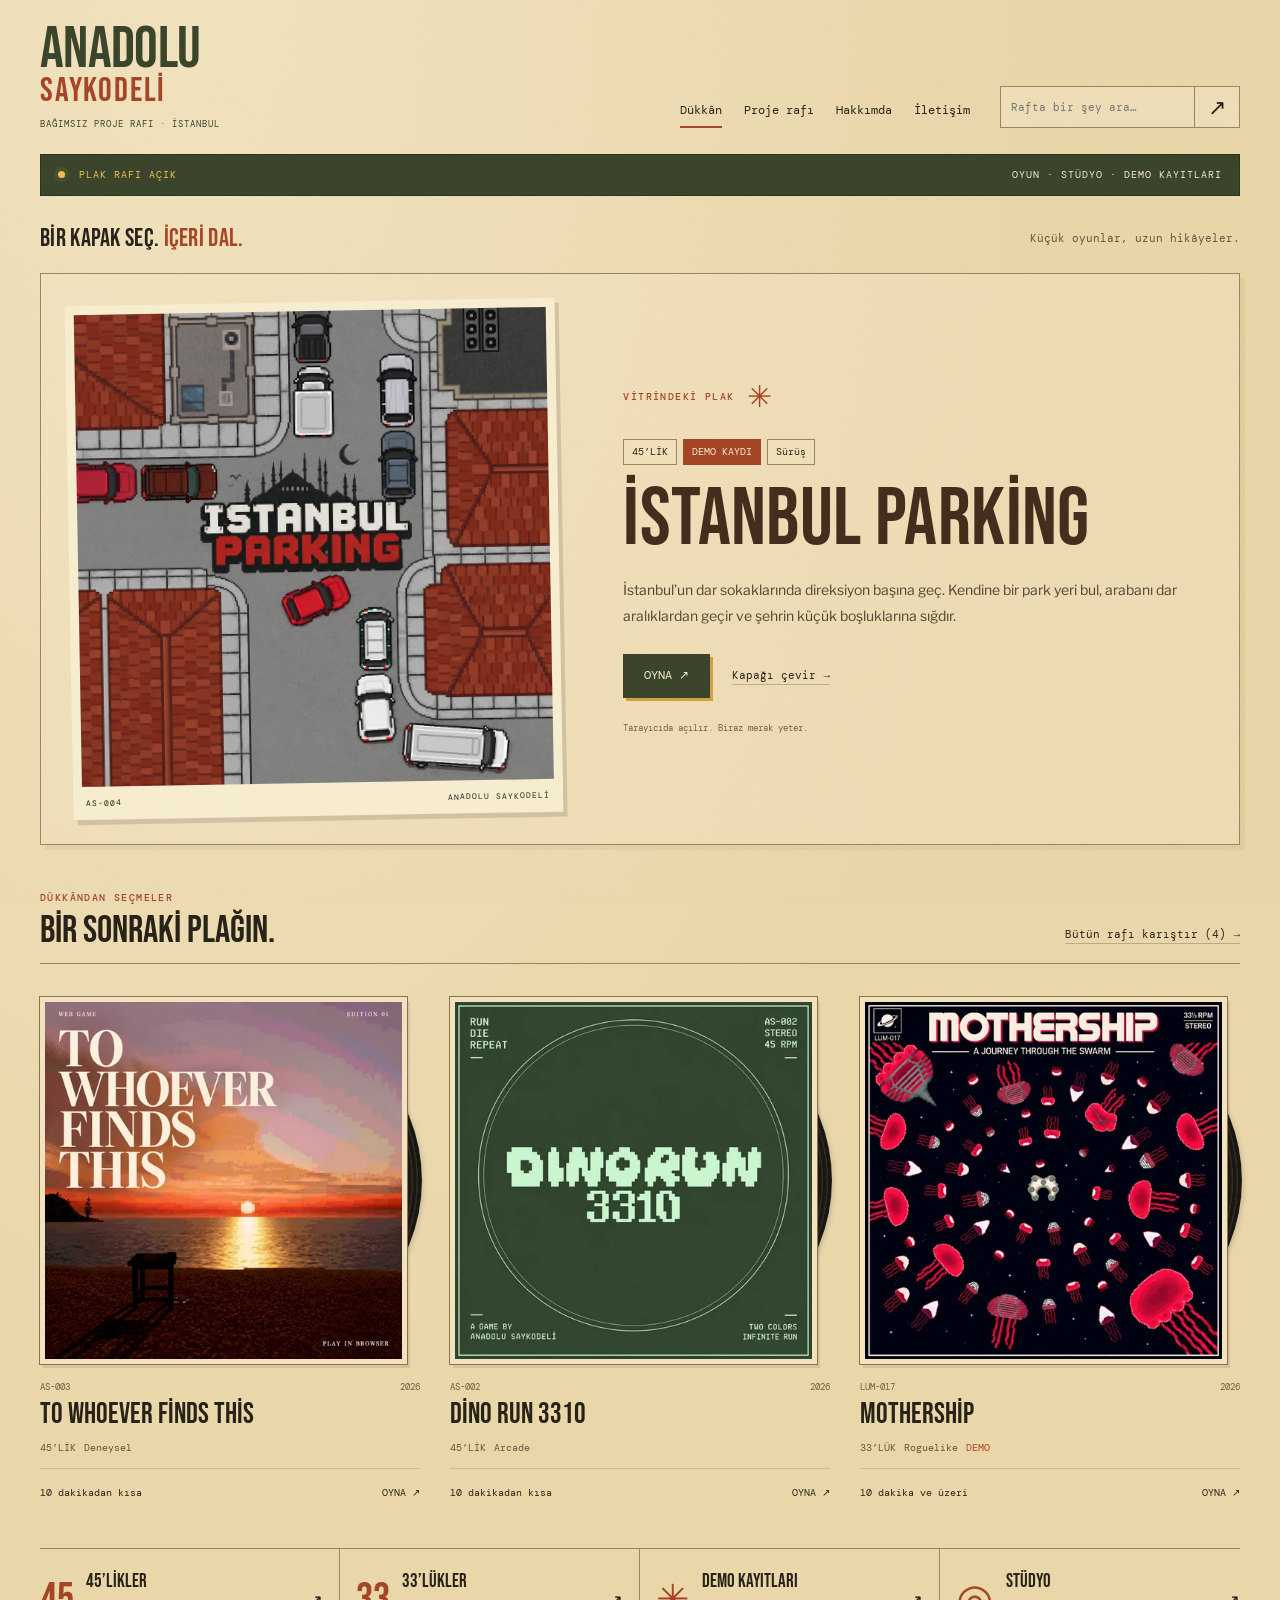
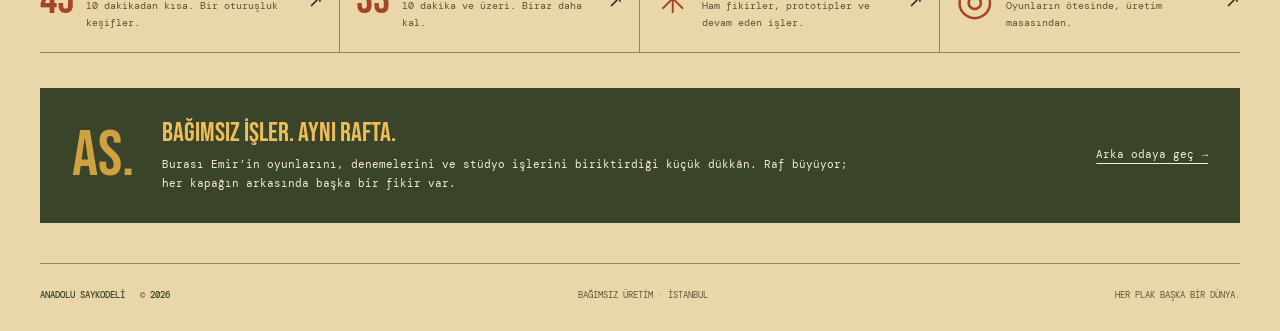
<file: index.html>
<!DOCTYPE html>
<html lang="tr">
<head>
<meta charset="UTF-8">
<meta name="viewport" content="width=device-width, initial-scale=1">
<meta name="theme-color" content="#39442a">
<meta name="description" content="Anadolu Saykodeli: bağımsız oyunlar, kısa deneyimler ve stüdyo işleri. Bir kapak seç, plağı çevir, oyuna gir.">
<title>Anadolu Saykodeli — Bağımsız proje rafı</title>
<link rel="icon" type="image/svg+xml" href="images/record.svg">
<link rel="preconnect" href="https://fonts.googleapis.com">
<link rel="preconnect" href="https://fonts.gstatic.com" crossorigin>
<link href="https://fonts.googleapis.com/css2?family=Bebas+Neue&family=DM+Mono:wght@400;500&family=Libre+Franklin:wght@400;500;600;700;800&display=swap" rel="stylesheet">
<link rel="stylesheet" href="css/site.css">
<script src="js/projects.js" defer></script>
<script src="js/catalog.js" defer></script>
<script src="js/site.js" defer></script>
</head>
<body>
<a class="skip-link" href="#main">İçeriğe geç</a>
<div class="shell">
<header class="site-header">
<a class="brand" href="#/" aria-label="Anadolu Saykodeli, anasayfa"><span>ANADOLU</span><span>SAYKODELİ</span><small>BAĞIMSIZ PROJE RAFI · İSTANBUL</small></a>
<nav aria-label="Ana menü"><a href="#/" data-nav="home">Dükkân</a><a href="#/projeler" data-nav="projects">Proje rafı</a><a href="#/hakkimda" data-nav="about">Hakkımda</a><a href="#/iletisim" data-nav="contact">İletişim</a></nav>
<form class="search-wrap" id="searchForm" role="search"><label class="sr-only" for="globalSearch">Projelerde ara</label><input id="globalSearch" type="search" placeholder="Rafta bir şey ara…" autocomplete="off"><button type="submit" aria-label="Ara">↗</button></form>
</header>
<div class="shop-strip"><span><i aria-hidden="true"></i> PLAK RAFI AÇIK</span><span>OYUN · STÜDYO · DEMO KAYITLARI</span></div>
<main id="main" tabindex="-1">
<section class="page" id="home" aria-label="Dükkân">
<div class="intro-line"><p>BİR KAPAK SEÇ. <em>İÇERİ DAL.</em></p><span>Küçük oyunlar, uzun hikâyeler.</span></div>
<section class="hero" aria-labelledby="featuredTitle">
<a class="feature-sleeve" id="featuredCoverLink" href="#/projeler"><div id="featuredCover"></div><span class="sleeve-caption"><span id="featuredCatalog"></span><span>ANADOLU SAYKODELİ</span></span></a>
<div class="hero-copy"><p class="eyebrow">VİTRİNDEKİ PLAK <span aria-hidden="true">✳</span></p><div class="tags" id="featuredTags"></div><h1 id="featuredTitle">RAFTA BİR ŞEYLER VAR.</h1><p class="lede" id="featuredDescription">Oyunlar, deneyler ve etkileşimli işler.</p><div class="actions"><a class="button primary" id="featuredPlay" href="#/projeler">OYNA ↗</a><a class="text-link" id="featuredLink" href="#/projeler">Kapağı çevir →</a></div><p class="hero-footnote">Tarayıcıda açılır. Biraz merak yeter.</p></div>
</section>
<section class="home-records" aria-labelledby="shelfTitle">
<div class="section-heading"><div><p class="eyebrow">DÜKKÂNDAN SEÇMELER</p><h2 id="shelfTitle">BİR SONRAKİ PLAĞIN.</h2></div><a class="text-link" href="#/projeler">Bütün rafı karıştır <span id="homeCount"></span> →</a></div>
<div class="record-grid" id="homeProjectsGrid"></div>
</section>
<section class="shelf-guide" aria-label="Raf rehberi">
<a href="#/projeler?raf=45"><span class="guide-number">45</span><div><h3>45’LİKLER</h3><p>10 dakikadan kısa. Bir oturuşluk keşifler.</p></div><span aria-hidden="true">↗</span></a>
<a href="#/projeler?raf=33"><span class="guide-number">33</span><div><h3>33’LÜKLER</h3><p>10 dakika ve üzeri. Biraz daha kal.</p></div><span aria-hidden="true">↗</span></a>
<a href="#/projeler?raf=demo"><span class="guide-number star" aria-hidden="true">✳</span><div><h3>DEMO KAYITLARI</h3><p>Ham fikirler, prototipler ve devam eden işler.</p></div><span aria-hidden="true">↗</span></a>
<a href="#/projeler?raf=studio"><span class="guide-number" aria-hidden="true">◎</span><div><h3>STÜDYO</h3><p>Oyunların ötesinde, üretim masasından.</p></div><span aria-hidden="true">↗</span></a>
</section>
<aside class="shop-note"><span class="note-mark" aria-hidden="true">AS.</span><div><h2>BAĞIMSIZ İŞLER. AYNI RAFTA.</h2><p>Burası Emir’in oyunlarını, denemelerini ve stüdyo işlerini biriktirdiği küçük dükkân. Raf büyüyor; her kapağın arkasında başka bir fikir var.</p></div><a href="#/hakkimda">Arka odaya geç →</a></aside>
</section>

<section class="page" id="projects" hidden aria-labelledby="projectsTitle">
<div class="section-heading catalog-heading"><div><p class="eyebrow">KAPAKLARA BAK, İÇİNDEN GELENİ SEÇ</p><h1 id="projectsTitle" tabindex="-1">PROJE RAFI</h1></div><span class="result-count" id="resultCount" role="status" aria-live="polite"></span></div>
<nav class="shelf-tabs" aria-label="Proje rafları" id="shelfTabs"></nav>
<div class="catalog-tools"><button class="button filter-toggle" id="filterToggle" aria-expanded="false" aria-controls="filterPanel">Filtrele <span aria-hidden="true">＋</span></button><span id="activeFilterSummary" class="filter-summary"></span><label class="sort-label" for="sort">Sırala <select id="sort"><option value="new">Yeni eklenenler</option><option value="name">İsim A–Z</option><option value="year">Yıl</option></select></label></div>
<form id="filterPanel" class="filter-panel" hidden>
<div><label for="genreFilter">Kategori</label><select id="genreFilter"><option value="">Bütün kategoriler</option></select></div>
<div><label for="deliveryFilter">Nerede?</label><select id="deliveryFilter"><option value="">Bütün yayınlar</option></select></div>
<div><label for="statusFilter">Durum</label><select id="statusFilter"><option value="">Bütün kayıtlar</option><option value="released">Tamamlanan</option><option value="demo">Demo</option></select></div>
<button class="text-link" id="clearFilters" type="button">Seçimleri temizle ↺</button>
</form>
<div id="projectsGrid" class="record-grid catalog-grid"></div>
</section>

<section class="page" id="projectDetail" hidden aria-labelledby="detailTitle">
<div class="detail-topline"><a class="text-link" id="detailBack" href="#/projeler">← Rafa dön</a><span class="eyebrow" id="detailCatalog"></span></div>
<article class="record-detail">
<div class="detail-art"><div id="detailCover" class="detail-cover"></div><div class="sleeve-caption"><span>ORİJİNAL KAYIT</span><span id="detailYear"></span></div></div>
<div class="detail-copy"><p class="eyebrow" id="detailKicker"></p><h1 id="detailTitle" tabindex="-1"></h1><div class="tags" id="detailMeta"></div><p class="lede" id="detailDescription"></p><div class="actions"><a class="button primary" id="detailAction">OYNA ↗</a><button class="text-link" id="shareProject" type="button">Bağlantıyı kopyala</button></div><p class="device-note" id="detailDevice"></p><p class="sr-only" id="shareStatus" role="status"></p></div>
</article>
<div class="record-sides" role="tablist" aria-label="Plağın yüzleri"><button type="button" role="tab" id="sideATab" aria-selected="true" aria-controls="sideA">A YÜZÜ <span>Oyun & kontroller</span></button><button type="button" role="tab" id="sideBTab" aria-selected="false" aria-controls="sideB" tabindex="-1">B YÜZÜ <span>Yapım notları</span></button></div>
<section id="sideA" class="side-panel" role="tabpanel" aria-labelledby="sideATab"><div class="liner-notes"><div><h2>KAYDIN İÇİNDE</h2><p id="detailAbout"></p></div><div><h2>KONTROLLER</h2><ul class="controls-list" id="detailControls"></ul><p class="duration-note" id="detailDuration"></p></div></div><div class="gallery" id="detailGallery" hidden></div></section>
<section id="sideB" class="side-panel" role="tabpanel" aria-labelledby="sideBTab" hidden><div class="liner-notes"><div><h2>YAPIM NOTLARI</h2><p id="detailNotes"></p></div><div><h2>KAYIT BİLGİSİ</h2><dl id="detailCredits" class="credits"></dl></div></div></section>
<div class="section-heading related-heading"><h2>AYNI RAFTAN</h2><a class="text-link" href="#/projeler">Bütün projeler →</a></div><div class="record-grid" id="relatedProjects"></div>
</section>

<section class="page content-card" id="about" hidden aria-labelledby="aboutTitle"><p class="eyebrow">DÜKKÂNIN ARKA ODASI</p><h1 id="aboutTitle" tabindex="-1">MERHABA, BEN EMİR.</h1><p>Oyun tasarımı ve geliştirme tarafında çalışan bağımsız bir geliştiriciyim. Unreal Engine ve Godot ile oyunlar, prototipler ve game jam projeleri geliştiriyorum. 3D modelleme, pixel art, görsel tasarım ve fiziksel üretim tarafıyla da ilgileniyorum.</p><p>Anadolu Saykodeli, oyunları ve farklı üretimleri plak dükkânı mantığıyla arşivlediğim kişisel portfolyom. Kısa işler 45’lik, uzun işler 33’lük. Henüz pişmekte olan fikirler Demo Kayıtları’nda; oyun dışındaki bitmiş üretimler Stüdyo’da.</p><div class="about-panels"><div><h2>OYUN</h2><p>Mekanikler, dünyalar, küçük deneyler. Oynayarak keşfedilen fikirler.</p></div><div><h2>STÜDYO</h2><p>3D, pixel art, görsel tasarım ve üretim masasından çıkan diğer işler.</p></div></div><a class="text-link" href="#/projeler">Rafı karıştır →</a></section>
<section class="page content-card" id="contact" hidden aria-labelledby="contactTitle"><p class="eyebrow">TEZGÂHIN ÖBÜR TARAFI</p><h1 id="contactTitle" tabindex="-1">BİR PLAK BIRAK.</h1><p>Bir proje, işbirliği, oyun fikri veya sadece “bu neymiş?” demek için:</p><a class="contact-link" href="mailto:emirozdemir2255@gmail.com">emirozdemir2255@gmail.com ↗</a></section>
<section class="page content-card" id="notFound" hidden><p class="eyebrow">BU RAFTA YOK</p><h1 tabindex="-1">PLAK BULUNAMADI.</h1><p>Bu bağlantıdaki proje burada görünmüyor. Raftaki diğer işlere göz atabilirsin.</p><a class="button primary" href="#/projeler">RAFA DÖN →</a></section>
<noscript><div class="content-card"><h1>ANADOLU SAYKODELİ</h1><p>Rafı gezmek ve Godot oyunlarını çalıştırmak için JavaScript’i etkinleştir.</p><ul><li><a href="games/dinorun3310/">Dino Run 3310</a></li><li><a href="games/mothership/">Mothership</a></li><li><a href="games/tweft/">To Whoever Finds This</a></li><li><a href="games/istanbulparking/">İstanbul Parking</a></li></ul></div></noscript>
</main>
<footer><a href="#/">ANADOLU SAYKODELİ <span>© 2026</span></a><span>BAĞIMSIZ ÜRETİM · İSTANBUL</span><span>HER PLAK BAŞKA BİR DÜNYA.</span></footer>
</div>
</body>
</html>
</file>
<file: css/site.css>
:root{--paper:#e9d6a9;--light:#f3e5c5;--cream:#f7edcf;--ink:#282319;--green:#39442a;--rust:#a54526;--mustard:#d0a140;--line:#9b8661;--mono:'DM Mono',monospace;--display:'Bebas Neue','Arial Narrow',sans-serif}
*{box-sizing:border-box}
html{scroll-behavior:smooth;scroll-padding-top:24px}
body{margin:0;color:var(--ink);background:radial-gradient(ellipse at 15% 0%,#f5e8c9aa,transparent 55%),var(--paper);font-family:'Libre Franklin',Arial,sans-serif}
body:before{content:'';position:fixed;inset:0;pointer-events:none;z-index:10;opacity:.045;background-image:url("data:image/svg+xml,%3Csvg xmlns='http://www.w3.org/2000/svg' width='180' height='180'%3E%3Cfilter id='n'%3E%3CfeTurbulence type='fractalNoise' baseFrequency='.7' numOctaves='3' stitchTiles='stitch'/%3E%3C/filter%3E%3Cpath fill='%23000' filter='url(%23n)' opacity='.5' d='M0 0h180v180H0z'/%3E%3C/svg%3E")}
[hidden]{display:none!important}
a{color:inherit;text-decoration:none}
button,input,select{font:inherit;color:inherit}
button,a,select,input{-webkit-tap-highlight-color:transparent}
button{cursor:pointer}
button:disabled{cursor:default}
button:focus-visible,a:focus-visible,input:focus-visible,select:focus-visible,[tabindex]:focus-visible{outline:3px solid var(--rust);outline-offset:5px}
img{display:block;max-width:100%;height:auto}
picture{display:block}
h1,h2,h3,p{margin-top:0}
h1,h2,h3{font-weight:400}
.shell{max-width:1440px;margin:auto;padding:26px 40px 0}
.sr-only{position:absolute;width:1px;height:1px;padding:0;margin:-1px;overflow:hidden;clip:rect(0,0,0,0);white-space:nowrap;border:0}
.skip-link{position:fixed;left:20px;top:-100px;z-index:30;padding:14px;background:var(--cream)}
.skip-link:focus{top:15px}
.site-header{display:grid;grid-template-columns:1fr auto minmax(180px,240px);gap:30px;align-items:end;padding-bottom:22px}
.brand{display:flex;flex-direction:column;align-items:flex-start;width:max-content;max-width:100%;color:var(--green);font-family:var(--display);line-height:.82}
.brand>span:first-child{font-size:59px;letter-spacing:-.7px}
.brand>span:nth-child(2){font-size:34px;color:var(--rust);letter-spacing:1.8px;margin-top:3px}
.brand small{margin-top:13px;font:9px/1.5 var(--mono);letter-spacing:1px}
.site-header nav{display:flex;gap:22px;flex-wrap:wrap;padding-bottom:4px;font:12px var(--mono)}
.site-header nav a{position:relative;display:inline-block;padding:10px 0;white-space:nowrap}
.site-header nav a[aria-current=page]:after{content:'';height:2px;background:var(--rust);position:absolute;left:0;right:0;bottom:0}
.site-header nav a:hover{color:var(--rust)}
.search-wrap{border:1px solid var(--line);display:flex;height:42px;background:#f7edcf55;margin-bottom:4px}
.search-wrap input{min-width:0;width:100%;background:none;border:0;padding:10px;font:11px var(--mono)}
.search-wrap button{border:0;border-left:1px solid var(--line);background:transparent;padding:0 13px;font-size:22px}
.search-wrap button:hover{background:var(--green);color:var(--cream)}
.shop-strip{background:var(--green);color:var(--cream);display:flex;justify-content:space-between;align-items:center;gap:16px;padding:13px 17px;font:10px/1.4 var(--mono);letter-spacing:1px;border:1px solid #28331f}
.shop-strip>span:first-child{color:#f0bf58;white-space:nowrap}
.shop-strip i{display:inline-block;width:7px;height:7px;background:#efbc50;border-radius:50%;margin-right:7px;box-shadow:0 0 0 4px #efbc5015}
main{min-height:60vh}
main:focus{outline:none}
.intro-line{display:flex;align-items:center;justify-content:space-between;gap:20px;margin:27px 0 19px}
.intro-line p{font:25px var(--display);margin:0;letter-spacing:.3px}
.intro-line em{color:var(--rust);font-style:normal}
.intro-line>span{font:11px var(--mono);color:#65553b}
.hero{border:1px solid var(--line);display:grid;grid-template-columns:minmax(0,.91fr) minmax(0,1.09fr);gap:clamp(24px,5vw,80px);padding:28px;background:#f3e5c555;box-shadow:5px 5px 0 #6c4d2012;overflow:hidden}
.feature-sleeve{background:var(--cream);padding:9px 9px 0;box-shadow:4px 5px 0 #33291b27;transform:rotate(-1deg);transition:transform .2s ease;align-self:center;max-width:490px}
.feature-sleeve:hover{transform:rotate(0)}
.feature-sleeve picture,.feature-sleeve img{width:100%;aspect-ratio:1;object-fit:cover}
.sleeve-caption{display:flex;justify-content:space-between;gap:12px;padding:11px 4px;font:8px/1.4 var(--mono);letter-spacing:1px}
.hero-copy{align-self:center;padding:15px 16px 15px 0}
.eyebrow{font:10px/1.6 var(--mono);font-weight:500;letter-spacing:1.4px;color:var(--rust);margin-bottom:12px}
.hero .eyebrow{display:flex;align-items:center;gap:13px;margin-bottom:27px}
.hero .eyebrow span{font-size:30px;line-height:1}
.hero h1{font:clamp(52px,6.4vw,98px)/.92 var(--display);color:#432c1c;letter-spacing:.4px;margin:17px 0 20px;overflow-wrap:anywhere}
.lede{font-size:14px;line-height:1.85;max-width:580px;color:#524530}
.tags{display:flex;flex-wrap:wrap;gap:6px}
.tag{font:10px/1.4 var(--mono);border:1px solid var(--line);padding:5px 8px;background:#f2e2bd77}
.tag.demo{background:var(--rust);color:var(--cream);border-color:var(--rust)}
.actions{display:flex;align-items:center;flex-wrap:wrap;gap:22px;margin-top:25px}
.button{display:inline-flex;align-items:center;justify-content:center;min-height:44px;padding:12px 20px;border:1px solid var(--green);background:none;font:12px/1.4 var(--mono)}
.primary{background:var(--green);color:var(--cream);box-shadow:3px 3px 0 var(--mustard);transition:transform .15s,box-shadow .15s}
.primary:hover{transform:translate(2px,2px);box-shadow:1px 1px 0 var(--mustard)}
.text-link{display:inline-block;background:none;border:0;padding:6px 0;font:11px/1.6 var(--mono);text-decoration:underline;text-underline-offset:5px;text-decoration-color:#9b866188}
.text-link:hover{color:var(--rust);text-decoration-color:var(--rust)}
.hero-footnote{font:9px/1.7 var(--mono);color:#716044;margin:23px 0 0}
.section-heading{display:flex;align-items:flex-end;justify-content:space-between;gap:20px;margin:45px 0 25px;padding-bottom:13px;border-bottom:1px solid var(--line)}
.section-heading h2{font:38px/1 var(--display);margin:0}
.section-heading .eyebrow{margin-bottom:6px}
.record-grid{display:grid;grid-template-columns:repeat(auto-fit,minmax(min(100%,240px),1fr));gap:30px;align-items:start}
.record-card{min-width:0;max-width:410px;position:relative}
.record-card>a{display:block}
.record-art{position:relative;margin-right:13px;margin-top:8px;margin-bottom:17px;isolation:isolate}
.record-vinyl{position:absolute;inset:4% -4% 4% 12%;border-radius:50%;background:repeating-radial-gradient(circle,#191712 0 3px,#302b22 4px 5px);box-shadow:2px 2px 4px #281b1422;transition:transform .25s ease;z-index:-1}
.record-vinyl:after{content:'';position:absolute;inset:35%;background:var(--rust);border:8px solid var(--mustard);border-radius:50%}
.record-card>a:hover .record-vinyl,.record-card>a:focus-visible .record-vinyl{transform:translateX(10%) rotate(15deg)}
.record-art picture{position:relative;background:var(--green);border:5px solid #f2e2bd;outline:1px solid #89724f;box-shadow:3px 4px 0 #412c1f1c;transition:transform .25s ease}
.record-art img{width:100%;aspect-ratio:1;object-fit:cover}
.record-card>a:hover picture{transform:translateY(-3px) rotate(-1deg)}
.card-catalog{display:flex;justify-content:space-between;gap:8px;font:9px var(--mono);color:#725d3f;margin-bottom:7px}
.record-card h3{font:clamp(24px,2.3vw,32px)/1.05 var(--display);margin:0 0 9px}
.card-tags{display:flex;gap:8px;flex-wrap:wrap;font:10px/1.5 var(--mono);color:#675337}
.card-tags .status{color:var(--rust)}
.card-bottom{display:flex;justify-content:space-between;align-items:center;border-top:1px solid #a893705c;margin-top:13px;padding-top:10px;font:10px/1.5 var(--mono)}
.card-bottom a{padding:6px 0}
.card-bottom a:hover{text-decoration:underline;text-underline-offset:4px}
.shelf-guide{display:grid;grid-template-columns:repeat(4,1fr);border-top:1px solid var(--line);border-bottom:1px solid var(--line);margin:42px 0 35px}
.shelf-guide>a{display:flex;align-items:center;gap:12px;padding:21px 16px;border-right:1px solid var(--line)}
.shelf-guide>a:first-child{padding-left:0}.shelf-guide>a:last-child{border:0;padding-right:0}
.shelf-guide>a:hover{background:#f7edcf66}
.guide-number{font:43px var(--display);color:var(--rust)}
.guide-number.star{font-size:40px}
.shelf-guide h3{font:19px var(--display);margin:0 0 4px}
.shelf-guide p{font:10px/1.7 var(--mono);margin:0;color:#625037}
.shelf-guide>a>span:last-child{margin-left:auto;font-size:18px}
.shop-note{display:flex;gap:28px;align-items:center;background:var(--green);color:var(--cream);padding:28px 32px;margin-bottom:40px}
.note-mark{font:65px var(--display);color:var(--mustard)}
.shop-note h2{font:27px var(--display);color:#efbd58;margin-bottom:6px}
.shop-note p{font:11px/1.8 var(--mono);margin:0;max-width:690px}
.shop-note>a{font:11px/1.8 var(--mono);white-space:nowrap;margin-left:auto;text-decoration:underline;text-underline-offset:5px}
.catalog-heading{margin-top:40px}
.catalog-heading h1{font:66px/1 var(--display);margin:0}
.result-count{font:11px var(--mono);padding-bottom:5px}
.shelf-tabs{display:flex;align-items:end;gap:8px;overflow-x:auto;padding:8px 2px 0;border-bottom:3px solid var(--green)}
.shelf-tabs a{flex-shrink:0;background:#d8c498;border:1px solid var(--line);border-bottom:0;border-radius:7px 7px 0 0;padding:14px 19px;font:12px var(--mono);position:relative}
.shelf-tabs a[aria-current=page]{background:var(--green);color:var(--cream);padding-top:19px;border-color:var(--green)}
.shelf-tabs a:hover{background:#e1cc9f}.shelf-tabs a[aria-current=page]:hover{background:var(--green)}
.shelf-tabs small{margin-left:9px;opacity:.7;font:10px var(--mono)}
.catalog-tools{display:flex;align-items:center;gap:20px;padding:18px 0}
.filter-toggle{padding:10px 14px;min-width:116px;justify-content:space-between;gap:22px;border-color:var(--line)}
.filter-toggle[aria-expanded=true]{background:var(--light)}
.filter-summary{font:10px/1.6 var(--mono);color:#715738}
.sort-label{margin-left:auto;display:flex;align-items:center;gap:10px;font:10px var(--mono)}
select{border:1px solid var(--line);background:var(--light);padding:11px 26px 11px 9px;font:11px var(--mono);max-width:100%;min-height:42px}
.filter-panel{display:flex;align-items:end;flex-wrap:wrap;gap:20px;background:#f3e5c577;border:1px solid var(--line);padding:20px;margin-bottom:23px}
.filter-panel>div{flex:1;min-width:170px}.filter-panel label{display:block;font:10px var(--mono);margin-bottom:9px}.filter-panel select{width:100%}
.filter-panel .text-link{margin-bottom:7px}
.catalog-grid{grid-template-columns:repeat(auto-fill,minmax(min(100%,250px),1fr));padding:8px 0 50px;row-gap:36px}
.empty-state{grid-column:1/-1;text-align:center;padding:60px 20px;border:1px dashed var(--line);background:#f3e5c544}
.empty-state h2{font:35px var(--display);margin:0 0 10px}.empty-state p{font:12px/1.8 var(--mono);margin-bottom:20px}
.detail-topline{display:flex;justify-content:space-between;align-items:center;margin:28px 0 20px}.detail-topline .eyebrow{margin:0}
.record-detail{display:grid;grid-template-columns:minmax(0,.9fr) minmax(0,1.1fr);gap:clamp(28px,5vw,75px);align-items:center;border:1px solid var(--line);padding:27px;background:#f3e5c555}
.detail-art{background:var(--cream);padding:8px 8px 0;box-shadow:4px 5px 0 #46321f22;max-width:510px}
.detail-cover img{width:100%;aspect-ratio:1;object-fit:cover}
.detail-copy{min-width:0;padding-right:12px}.detail-copy h1{font:clamp(48px,5.5vw,88px)/.96 var(--display);color:#432c1c;margin:12px 0 18px;overflow-wrap:anywhere}
.detail-copy .lede{margin-top:22px}.device-note{font:10px/1.8 var(--mono);margin-top:23px;color:#6c593d}
.record-sides{display:flex;margin-top:32px;border-bottom:2px solid var(--green)}
.record-sides button{background:transparent;border:1px solid var(--line);border-bottom:0;padding:16px 24px;font:16px var(--display);letter-spacing:.5px;text-align:left}
.record-sides button+button{border-left:0}.record-sides button[aria-selected=true]{background:var(--green);color:var(--cream)}
.record-sides span{display:block;font:10px/1.7 var(--mono);letter-spacing:0;margin-top:4px}
.side-panel{padding:32px;background:#f3e5c555;border:1px solid var(--line);border-top:0}
.liner-notes{display:grid;grid-template-columns:1.2fr 1fr;gap:55px}
.liner-notes h2{font:12px var(--mono);color:var(--rust);letter-spacing:1px;margin-bottom:18px}
.liner-notes p{font:13px/1.9 'Libre Franklin',sans-serif;white-space:pre-line;margin:0}.controls-list{padding:0;list-style:none;margin:0}
.controls-list li{font:12px/1.8 var(--mono);padding:8px 0;border-bottom:1px solid #9b866144}.controls-list li:first-child{padding-top:0}
.liner-notes .duration-note{font:10px/1.8 var(--mono);margin-top:18px;color:#685537}
.credits{font:12px/1.7 var(--mono);margin:0}.credits>div{display:flex;justify-content:space-between;gap:20px;border-bottom:1px solid #9b866144;padding:8px 0}.credits>div:first-child{padding-top:0}.credits dd{margin:0;text-align:right}
.gallery{display:grid;grid-template-columns:repeat(auto-fit,minmax(min(100%,300px),1fr));gap:20px;margin-top:30px}.gallery figure{margin:0}.gallery img{width:100%;border:1px solid var(--line);background:var(--green)}.gallery figcaption{font:10px/1.8 var(--mono);margin-top:8px}
.related-heading{margin-top:38px}#relatedProjects{margin-bottom:45px}
.content-card{margin:35px auto 50px;padding:clamp(24px,5vw,65px);border:1px solid var(--line);background:#f3e5c566;max-width:1050px}
.content-card h1{font:clamp(48px,7vw,86px)/1 var(--display);color:#432c1c;margin:16px 0 25px}.content-card>p:not(.eyebrow){font-size:15px;line-height:1.9;max-width:820px}
.about-panels{display:grid;grid-template-columns:1fr 1fr;gap:20px;margin:30px 0}.about-panels>div{background:var(--green);color:var(--cream);padding:23px}.about-panels h2{font:28px var(--display);color:var(--mustard);margin-bottom:9px}.about-panels p{font:12px/1.9 var(--mono);margin:0}
.contact-link{display:inline-block;overflow-wrap:anywhere;background:var(--rust);color:var(--cream);padding:18px 22px;font:clamp(12px,2vw,17px)/1.6 var(--mono);margin-top:14px;max-width:100%}
footer{border-top:1px solid var(--line);display:flex;justify-content:space-between;gap:20px;padding:24px 0 28px;font:9px/1.7 var(--mono);color:#685439}footer>a{color:var(--green);font-weight:500}footer>a span{margin-left:10px}
@media(min-width:1300px){.home-records .record-grid{grid-template-columns:repeat(auto-fit,minmax(250px,1fr))}}
@media(max-width:1100px){.site-header{grid-template-columns:1fr auto;gap:18px}.site-header nav{justify-content:flex-end;gap:20px}.search-wrap{grid-column:1/-1;max-width:none;margin:0}.brand small{font-size:8px}.shelf-guide{grid-template-columns:1fr 1fr}.shelf-guide>a:nth-child(2){border-right:0}.shelf-guide>a:nth-child(n+3){border-top:1px solid var(--line)}.shelf-guide>a:nth-child(3){padding-left:0}.shop-note{gap:20px}.shop-note>a{white-space:normal;min-width:100px}.hero{gap:30px;padding:23px}}
@media(max-width:760px){.shell{padding:20px 20px 0}.site-header{gap:16px;padding-bottom:18px}.brand>span:first-child{font-size:48px}.brand>span:nth-child(2){font-size:28px}.site-header nav{gap:12px;font-size:11px;max-width:250px}.shop-strip{font-size:9px;letter-spacing:.3px;padding:12px}.intro-line>span{display:none}.intro-line{margin:22px 0 15px}.hero{grid-template-columns:1fr;gap:24px;padding:20px}.feature-sleeve{max-width:430px;width:100%;justify-self:center}.hero-copy{padding:0 4px 7px}.hero .eyebrow{margin:0 0 13px}.hero h1{font-size:65px;max-width:520px;margin-top:15px}.hero-footnote{margin-top:17px}.record-grid{gap:24px;grid-template-columns:repeat(2,minmax(0,1fr))}.record-card{max-width:none}.record-card h3{font-size:27px}.card-catalog{font-size:8px}.card-tags{font-size:9px}.section-heading{margin-top:32px;gap:15px}.section-heading h2{font-size:31px}.section-heading>a{max-width:140px;text-align:right;font-size:10px}.shop-note{padding:25px;flex-wrap:wrap}.shop-note>div{flex:1;min-width:190px}.shop-note>a{margin-left:0}.note-mark{font-size:52px}.catalog-heading h1{font-size:54px}.shelf-tabs a{padding:14px;font-size:11px}.catalog-tools{gap:10px;flex-wrap:wrap}.filter-summary{order:3;width:100%}.filter-summary:empty{display:none}.catalog-grid{grid-template-columns:repeat(2,minmax(0,1fr))}.record-detail{grid-template-columns:1fr;padding:20px;gap:28px}.detail-art{width:100%;max-width:450px;justify-self:center}.detail-copy{padding:0}.detail-copy h1{font-size:62px}.liner-notes{grid-template-columns:1fr;gap:30px}.side-panel{padding:24px}.shelf-guide p{font-size:9px}.shelf-guide>a{padding:16px 10px}.guide-number{font-size:37px}.shelf-guide h3{font-size:18px}.record-sides button{padding:14px 20px}.about-panels{grid-template-columns:1fr}footer{flex-wrap:wrap;font-size:8px;gap:10px}footer>span:last-child{display:none}}
@media(max-width:450px){.shell{padding:16px 15px 0}.site-header{grid-template-columns:1fr}.site-header nav{max-width:none;justify-content:space-between;gap:10px}.search-wrap{grid-column:auto}.brand small{font-size:9px}.shop-strip>span:last-child{font-size:8px;text-align:right;max-width:135px}.record-grid{gap:18px}.record-card h3{font-size:24px}.card-tags{gap:5px}.card-bottom{font-size:9px;gap:8px}.record-art{margin-right:8px}.record-art picture{border-width:3px}.section-heading .eyebrow{font-size:8px}.section-heading h2{font-size:28px}.shelf-guide{grid-template-columns:1fr}.shelf-guide>a{padding:17px 0;border-right:0;border-top:1px solid var(--line)}.shelf-guide>a:first-child{border-top:0}.guide-number{width:45px}.shelf-guide p{font-size:10px}.shelf-guide h3{font-size:21px}.hero h1{font-size:58px}.hero{padding:17px}.lede{font-size:13px}.catalog-heading{align-items:center}.catalog-heading .eyebrow{max-width:200px}.result-count{font-size:9px}.sort-label{gap:7px;font-size:9px}.sort-label select{font-size:10px;max-width:160px}.detail-topline .eyebrow{font-size:8px}.detail-copy h1{font-size:53px}.actions{gap:17px}.record-sides{width:100%}.record-sides button{flex:1;padding:13px}.side-panel{padding:22px 18px}.shop-note{padding:22px}.record-card .card-catalog span:first-child{overflow:hidden;text-overflow:ellipsis;white-space:nowrap}}
@media(prefers-reduced-motion:reduce){html{scroll-behavior:auto}*,*:before,*:after{animation:none!important;transition:none!important}}
</file>
